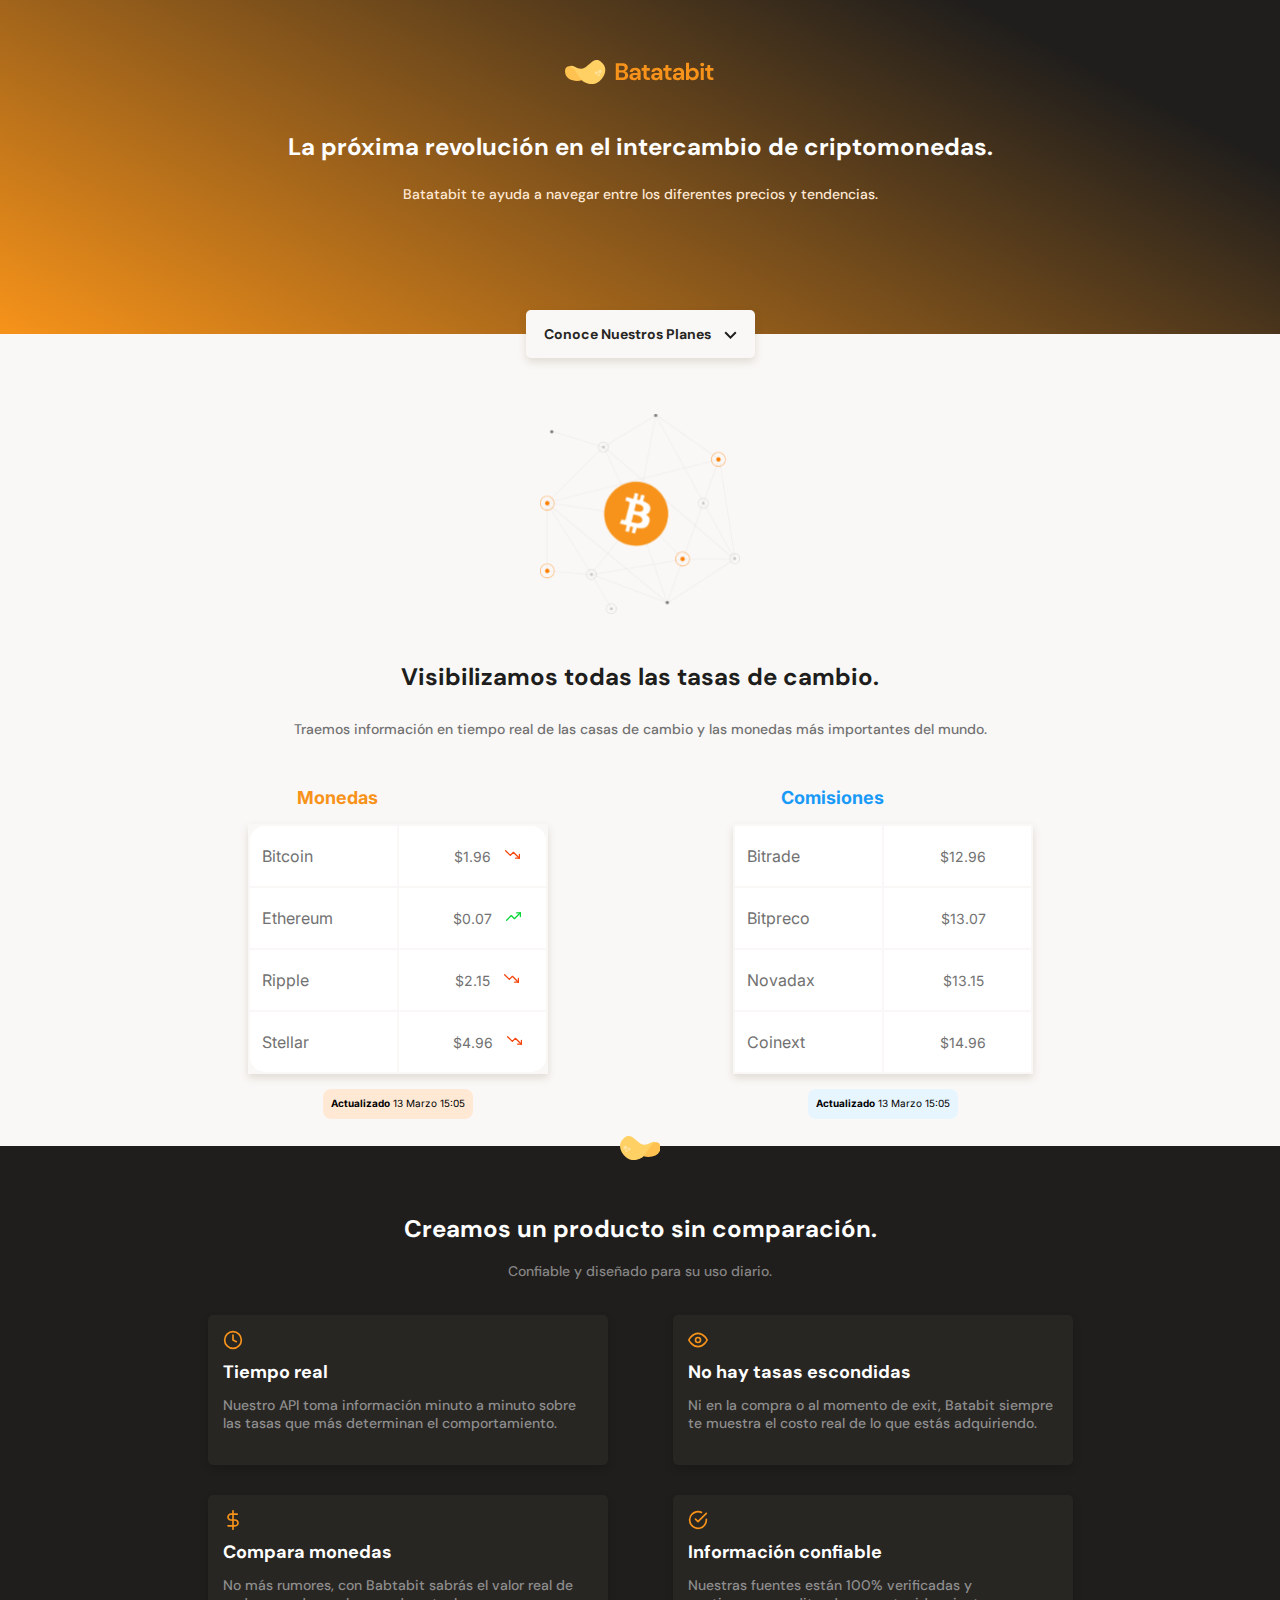
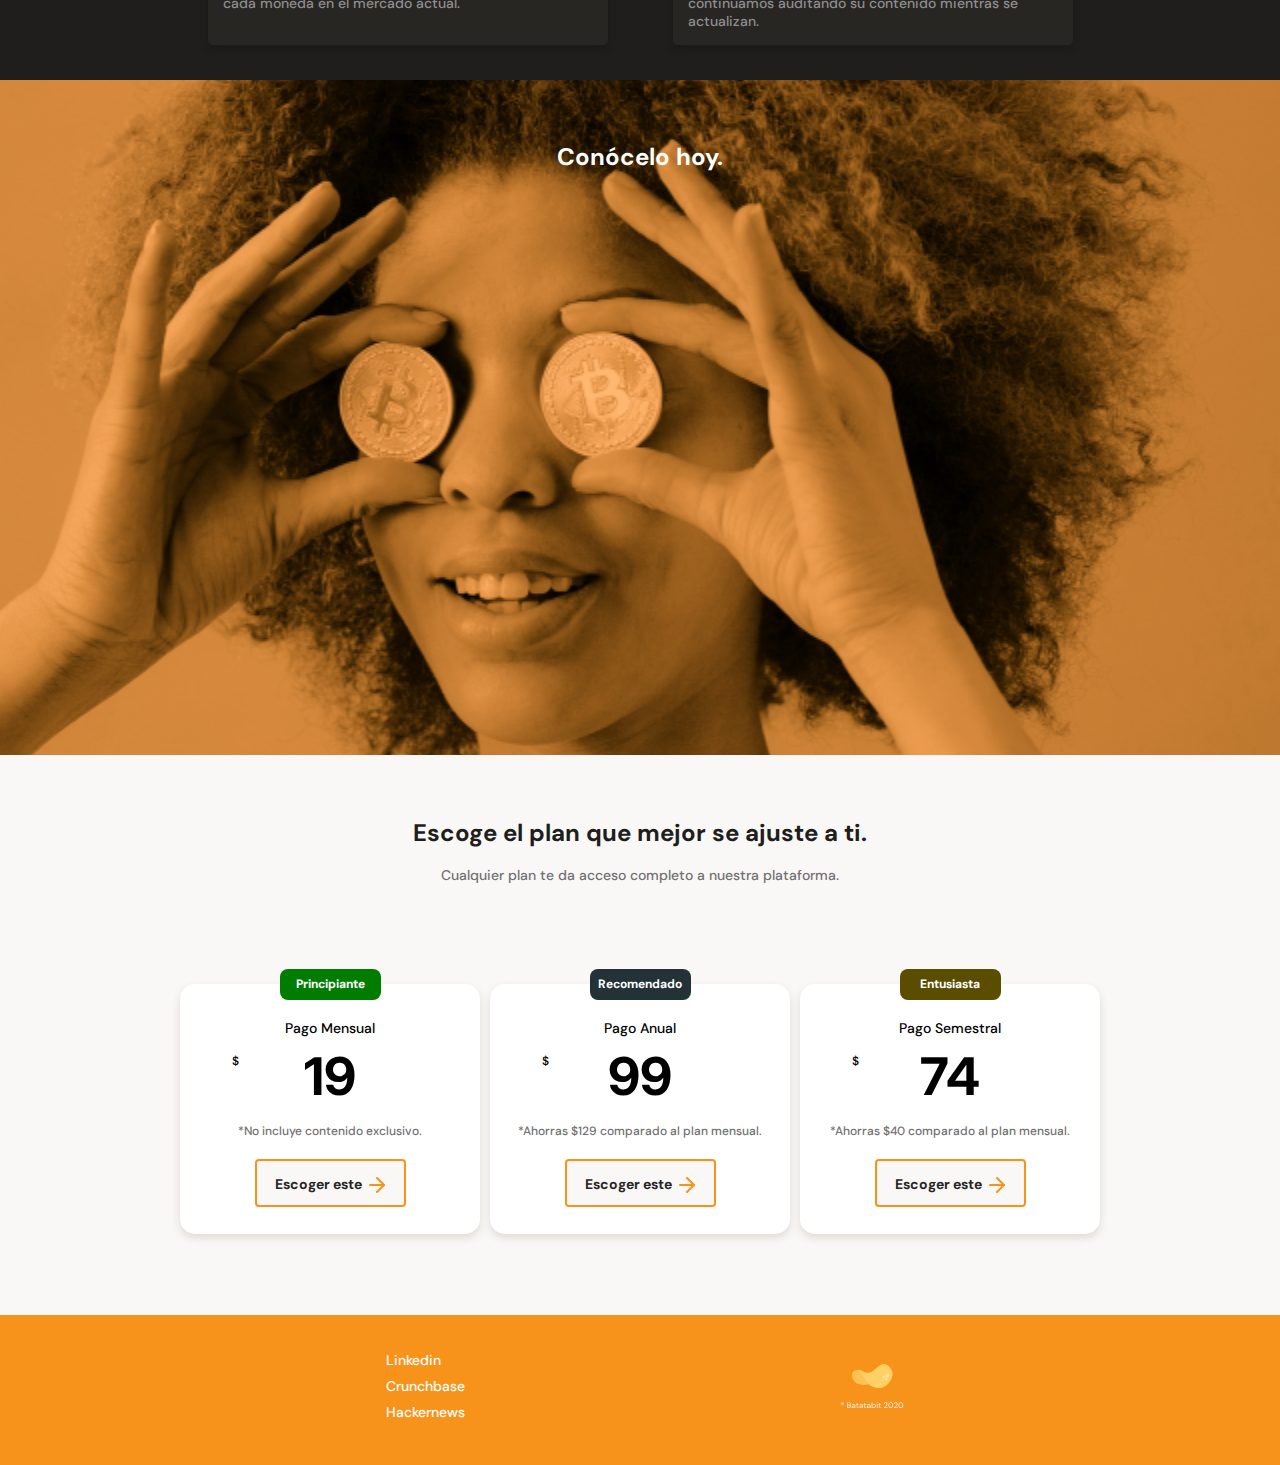
<file: index.html>
<!DOCTYPE html>
<html lang="en">
  <head>
    <meta charset="UTF-8" />
    <meta name="viewport" content="width=device-width, initial-scale=1.0" />
    <title>Document</title>
    <link rel="preconnect" href="https://fonts.gstatic.com" />
    <link
      href="https://fonts.googleapis.com/css2?family=DM+Sans:wght@400;500;700&family=Inter:wght@300;500&display=swap"
      rel="stylesheet" />
    <link rel="stylesheet" href="./style.css" />
    <link rel="stylesheet" href="./css/tablet.css" media="(min-width: 930px)">
  </head>
  <body>
    <header>
      <img src="./assets/img/logo.svg" alt="Logo de Batatabit">
      <div class="header__title-container">
        <h1>La próxima revolución en el intercambio de criptomonedas.</h1>
        <p>Batatabit te ayuda a navegar entre los diferentes precios y tendencias.</p>
        <a class="header__button" href="#plans">Conoce Nuestros Planes <span></span></a>
      </div>
    </header>
    <main>
      <section class="main-exchange-container">
        <div class="background-img"></div>
        <div class="main-exchange-container--title">
          <h2>Visibilizamos todas las tasas de cambio.</h2>
          <p>Traemos información en tiempo real de las casas de cambio y las monedas más importantes del mundo.</p>
        </div>
        <section class="main-table-container">
          <div class="main-currency-table">
            <p class="currency-table-title">Monedas</p>
            <div class="currency-table-container">
              <table>
                <tr>
                  <td class="table--top-left">Bitcoin</td>
                  <td class="table--top-right table--right">$1.96 <span class="down"></span></td>
                </tr>
                <tr>
                  <td>Ethereum</td>
                  <td class="table--right">$0.07 <span class="up"></span></td>
                </tr>
                <tr>
                  <td>Ripple</td>
                  <td class="table--right">$2.15 <span class="down"></span></td>
                </tr>
                <tr>
                  <td class="table--bottom-left">Stellar</td>
                  <td class="table--bottom-right table--right">$4.96 <span class="down"></span></td>
                </tr>
              </table>
            </div>
            <div class="currency_table--date">
              <p><b>Actualizado</b> 13 Marzo 15:05</p>
            </div>
          </div>
          <div class="main-comissions-table">
            <p class="comissions-table-title">Comisiones</p>
            <div class="comissions-table-container">
              <table>
                <tr>
                  <td class="table--top-left">Bitrade</td>
                  <td class="table--top-right table--right">$12.96 <span class="down"></span></td>
                </tr>
                <tr>
                  <td>Bitpreco</td>
                  <td class="table--right">$13.07 <span class="up"></span></td>
                </tr>
                <tr>
                  <td>Novadax</td>
                  <td class="table--right">$13.15 <span class="down"></span></td>
                </tr>
                <tr>
                  <td class="table--bottom-left">Coinext</td>
                  <td class="table--bottom-right table--right">$14.96 <span class="down"></span></td>
                </tr>
              </table>
            </div>
            <div class="comissions_table--date">
              <p><b>Actualizado</b> 13 Marzo 15:05</p>
            </div>
          </div>
       </section>
      </section>
      <section class="main-product-detail">
        <span class="product-detail--patata-logo"></span>
        <div class="product-detail-title">
          <h2>Creamos un producto sin comparación.</h2>
          <p>Confiable y diseñado para su uso diario.</p>
        </div>
        <section class="product-cards-container">
          <article class="product-detail-card">
            <span class="clock"></span>
            <p class="product-card-title">Tiempo real</p>
            <p class="prodcut-card-body">Nuestro API toma información minuto a minuto sobre las tasas que más determinan el comportamiento.</p>
          </article>
          <article class="product-detail-card">
            <span class="eye"></span>
            <p class="product-card-title">No hay tasas escondidas</p>
            <p class="prodcut-card-body">Ni en la compra o al momento de exit, Batabit siempre te muestra el costo real de lo que estás adquiriendo.</p>
          </article>
          <article class="product-detail-card">
            <span class="dollar"></span>
            <p class="product-card-title">Compara monedas</p>
            <p class="prodcut-card-body">No más rumores, con Babtabit sabrás el valor real de cada moneda en el mercado actual.</p>
          </article>
          <article class="product-detail-card">
            <span class="check"></span>
            <p class="product-card-title">Información confiable</p>
            <p class="prodcut-card-body">Nuestras fuentes están 100% verificadas y continuamos auditando su contenido mientras se actualizan.</p>
          </article>
        </section>
      </section>
      <section class="bitcoin-img--container">
        <h2>Conócelo hoy.</h2>
      </section>
      <section id="plans" class="main-plans-container">
        <div class="plans-title">
          <h2>Escoge el plan que mejor se ajuste a ti.</h2>
          <p>Cualquier plan te da acceso completo a nuestra plataforma.</p>
        </div>
        <section class="plans-container-slider">
          <article class="plans-container-card">
            <p class="plans-container-box-basic">Principiante </p>
            <h3>Pago Mensual</h3>
            <span class="dollar-small">$</span>
            <p class="plans-container-price">19</p>
            <p class="plans-container-call-to-action">*No incluye contenido exclusivo.</p>
            <button class="plans-container-button"> Escoger este <span class="right-arrow"></span></button>
          </article>
          <article class="plans-container-card">
            <p class="plans-container-box">Recomendado</p>
            <h3>Pago Anual</h3>
            <span class="dollar-small">$</span>
            <p class="plans-container-price">99</p>
            <p class="plans-container-call-to-action">*Ahorras $129 comparado al plan mensual.</p>
            <button class="plans-container-button"> Escoger este <span class="right-arrow"></span></button>
          </article>
          <article class="plans-container-card">
            <p class="plans-container-box-semipro">Entusiasta</p>
            <h3>Pago Semestral</h3>
            <span class="dollar-small">$</span>
            <p class="plans-container-price">74</p>
            <p class="plans-container-call-to-action">*Ahorras $40 comparado al plan mensual.</p>
            <button class="plans-container-button"> Escoger este <span class="right-arrow"></span></button>
          </article>
        </section>
      </section>
    </main>
    <footer>
      <div class="footer-section-social-media">
        <ul>
          <li><a href="#">Linkedin</a></li>
          <li><a href="#">Crunchbase</a></li>
          <li><a href="#">Hackernews</a></li>
        </ul>
      </div>
      <figure>
        <img src="./assets/img/logo-footer.svg" alt="Logo-Batata-2020">
      </figure>
    </footer>
</html>
</file>
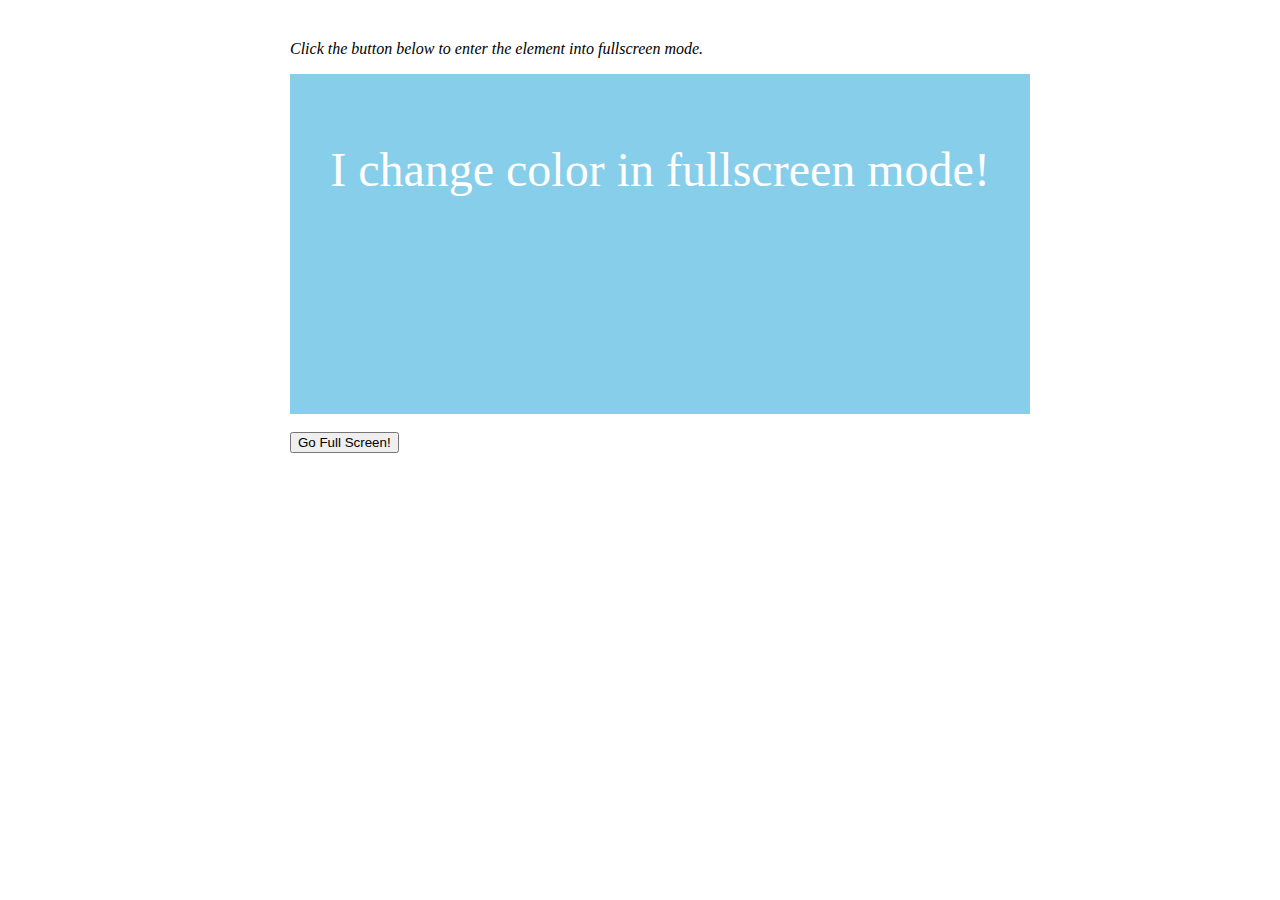
<file: Tests/index.html>
<!DOCTYPE html>
<html>
    <head>
        <meta charset="utf-8">
        <meta http-equiv="X-UA-Compatible" content="IE=edge">
        <title></title>
        <meta name="description" content="">
        <meta name="viewport" content="width=device-width, initial-scale=1">
        <link rel="stylesheet" href="./style.css">
    </head>
    <body>
        <div class="container">
            <p><em>Click the button below to enter the element into fullscreen mode. </em></p>
            <div class="element" id="element"><p>I change color in fullscreen mode!</p></div>
            <br />
            <button onclick="var el = document.getElementById('element'); el.requestFullscreen();">
              Go Full Screen!
            </button>
          </div>
    </body>
</html>
</file>
<file: style.css>
/* Covenciones - Buenas prácticas=
    1.- Posicionamiento
    2.- Modelo de Caja
    3.- Típografía
    4.- Visuales
    5.- Otros */

:root {
    /* Colores */
    --bitcoin-orange: #F7931A;
    --soft-orange: #FFE9D5;
    --secundary-blue: #1A9AF7;
    --soft-blue: #E7F5FF;   
    --warm-black: #201E1C;
    --black: #282623;
    --grey: #BABABA;
    --off-white: #FaF8F7;
    --just-white: #FFf;
    --dark-grey: #717171;
}

* {
    box-sizing: border-box;
    padding: 0;
    margin: 0;
}
html {
    font-size: 62.5%;
    font-family: 'DM Sans', sans-serif;
    scroll-behavior: smooth;
}
header {
    position: relative;
    display: flex;
    flex-direction: column;
    justify-content: center;
    width: 100%;
    min-width: 320px;
    height: 334px;
    text-align: center;
    background: linear-gradient(207.8deg, #201E1C 16.69%, #F7931A 100%);
}
header img {
    width: 150px;
    height: 24px;
    margin-top: 60px;
    align-self: center;
}
.header__title-container {
    width: 90%;
    min-width: 288px;
    max-width: 900px;
    height: 218px;
    margin-top: 50px;
    text-align: center;
    align-self: center;
}
.header__title-container h1 {
    font-size: 2.4rem;
    font-weight: bold;
    line-height: 2.6rem;
    color: var(--just-white);
}
.header__title-container p {
    margin-top: 25px;
    font-size: 1.4rem;
    font-weight: 500;
    line-height: 1.8rem;
    color: var(--soft-orange);
}
.header__title-container .header__button {
    position: absolute;
    left: calc(50% - 114.5px);
    top: calc(100% - 24px);
    display: block;
    padding: 15px;
    width: 229px;
    height: 48px;
    background-color: var(--off-white);
    /* Sombra */
    box-shadow: 0px 4px 8px rgba(89, 73, 30, 0.16);
    border: none;
    border-radius: 5px;
    font-size: 1.4rem;
    font-weight: bold;
    text-decoration: none;
    color: var(--black);
}
.header__button span {
    display: inline-block;
    width: 13px;
    height: 8px;
    margin-left: 10px;
    background-image: url("./assets/icons/down-arrow.svg");
}
main {
    width: 100%;
    height: auto;
    background-color: var(--off-white);
}
.main-exchange-container {
    width: 100%;
    height: auto;
    padding-top: 80px;
    text-align: center;
}
.main-exchange-container--title {
    width: 90%;
    min-width: 288px;
    max-width: 900px;
    margin: 0 auto;
}
.main-exchange-container .background-img {
    width: 200px;
    height: 200px;
    margin: 0 auto;
    margin-bottom: 50px;
    background-image: url(./assets/img/Bitcoin.svg);
    background-size: cover;
    background-position: center;
    background-repeat: no-repeat;
}
.main-exchange-container--title h2 {
    margin-bottom: 30px;
    font-size: 2.4rem;
    line-height: 2.6rem;
    font-weight: bold;
    color: var(--warm-black);
}
.main-exchange-container--title p {
    margin-bottom: 4.8rem;
    font-size: 1.4rem;
    line-height: 1.8rem;
    font-weight: 500;
    color: var(--dark-grey); 
}
.main-table-container {
    display: flex;
    overflow-x: scroll;
    overscroll-behavior-x: contain;
    scroll-snap-type: x proximity;
    margin-right: 40px;
    margin-left: 40px;
    margin-bottom: 60px;
}
.main-table-container::-webkit-scrollbar {
    background-color: var(--soft-orange);
    height: 3px;
  }
.main-table-container::-webkit-scrollbar-thumb {
    background-color: var(--bitcoin-orange);
  }
.main-currency-table,
.main-comissions-table {
    width: 70%;
    min-width: 235px;
    max-width: 500px;
    height: 360px;
    margin: 0 auto;
    scroll-snap-align: center;
    font-family: 'Inter', sans-serif;
}
.main-currency-table {
    margin-right: 40px;
}
.main-currency-table .currency-table-title,
.main-comissions-table .comissions-table-title {
    margin-bottom: 15px;
    padding-right: 120px;
    font-size: 1.8rem;
    font-weight: bold;
    line-height: 2.3rem;
    color: var(--bitcoin-orange);
}
.main-comissions-table .comissions-table-title {
    color: var(--secundary-blue);
    padding-right: 100px;
}
.currency-table-container,
.comissions-table-container {
    width: 90%;
    min-width: 230px;
    max-width: 300px;
    height: 250px;
    margin: 0 auto;
    box-shadow: 0px 4px 8px rgba(89, 73, 30, 0.16);
}
.currency-table-container table,
.comissions-table-container table {
    width: 100%;
    height: 100%;
}
.currency-table-container td,
.comissions-table-container td {
    width: 50%;
    font-size: 1.6rem;
    line-height: 1.9rem;
    color: var(--dark-grey);
    background-color: var(--just-white);
    text-align: left;
    padding-left: 12px;
}
.currency-table-container .table--top-left {
    border-radius: 15px 0 0 0;
}
.currency-table-container .table--top-right {
    border-radius: 0 15px 0 0;
}
.currency-table-container .table--bottom-left {
    border-radius: 0 0 0 15px;
}
.currency-table-container .table--bottom-right {
    border-radius: 0 0 15px 0;
}
.currency-table-container .table--right,
.comissions-table-container .table--right {
    font-size: 1.4rem;
    font-weight: normal;
    line-height: 1.7rem;  
    color: var(--dark-grey);
    text-align: center;
}
.currency-table-container .table--right {
    padding-left: 30px;
}
.currency-table-container .down {
    display: inline-block;
    width: 15px;
    height: 15px;
    margin-left: 10px;
    background-image: url("./assets/icons/trending-down.svg");
    background-size: cover;
    background-position: center;
    background-repeat: no-repeat;
}
.currency-table-container .up {
    display: inline-block;
    width: 15px;
    height: 15px;
    margin-left: 10px;
    background-image: url("./assets/icons/trending-up.svg");
    background-size: cover;
    background-position: center;
    background-repeat: no-repeat;
}
.currency_table--date,
.comissions_table--date {
    width: max-content;
    height: 30px;
    margin: 15px auto 0;
    padding: 8px;
    background-color: var(--soft-orange);
    border-radius: 8px;
}
.comissions_table--date {
    background-color: var(--soft-blue);
}
.currency_table--date p
.comissions_table--date p {
    font-size: 1.2rem;
    line-height: 1.5rem;
}
.main-product-detail {
    position: relative;
    width: 100%;
    min-width: 320px;
    height: auto;
    padding: 20px 10px;
    background-color: var(--warm-black);
}
.product-detail--patata-logo {
    position: absolute;
    width: 40px;
    height: 25px;
    top: calc(0% - 10px);
    left: calc(50% - 20px);
    background-image: url("./assets/icons/batata.svg");
}
.product-detail-title {
    width: 90%;
    min-width: 288px;
    height: auto;
    margin: 0 auto;
    margin-top: 50px;
    text-align: center;
}
.product-detail-title h2 {
    margin-bottom: 20px;
    font-size: 2.4rem;
    font-weight: bold;
    line-height: 2.6rem;
    color: var(--just-white);
}
.product-detail-title p {
    margin-bottom: 20px;
    font-size: 1.4rem;
    font-weight: 500;
    line-height: 1.8rem;
    color: #868686;
}

.product-detail-card {
    width: 100%;
    min-width: 288px;
    max-width: 400px;
    height: 150px;
    margin: 15px auto;
    padding: 15px;
    text-align: left;
    background-color: var(--black);
    border-radius: 5px;
    box-shadow: 0 4px 8px rgba(0, 0, 0, 0.16);
}

.product-detail-card .clock, .eye, .dollar, .check{
    display: inline-block;
    width: 20px;
    height: 20px;
    margin-bottom: 10px;
    background-image: url("./assets/icons/clock.svg");
    background-size: cover;
    background-position: center;
    background-repeat: no-repeat;
}
.product-detail-card .eye {
    background-image: url("./assets/icons/eye.svg");
}
.product-detail-card .dollar {
    background-image: url("./assets/icons/dollar-sign.svg");
}
.product-detail-card .check {
    background-image: url("./assets/icons/check-circle.svg");
}
.product-card-title {
    margin-bottom: 15px;
    font-size: 1.8rem;
    font-weight: bold;
    line-height: 1.8rem;
    color: var(--just-white);
}
.prodcut-card-body {
    font-size: 1.4rem;
    font-weight: 500;
    line-height: 1.8rem;
    color: #8e8e8e;
}

.bitcoin-img--container {
    width: 100%;
    min-width: 320px;
    height: 75vh;
    background-image: url("assets/img/bitcoinbaby2x.png");
    background-position: center;
    background-size: cover;
    background-repeat: no-repeat;
}
.bitcoin-img--container h2 {
    text-align: center;
    padding: 64px;
    font-size: 2.4rem;
    line-height: 2.6rem;
    font-weight: bold;
    color: var(--just-white);
}

.main-plans-container {
    width: 100%;
    min-width: 320px;
    padding: 65px 0;
    text-align: center;
}
.plans-title {
    width: 90%;
    min-width: 288px;
    height: auto;
    margin: 0 auto;
    margin-bottom: 50px;
}
.plans-title h2 {
    font-size: 2.4rem;
    font-weight: bold;
    line-height: 2.6rem;
    color: var(--warm-black);
}
.plans-title p {
    margin-top: 20px;
    font-size: 1.4rem;
    font-weight: 500;
    line-height: 1.8rem;
    color: var(--dark-grey);
}
.plans-container-slider {
    display: flex;
    height: 316px;
    overflow-x: scroll;
    overscroll-behavior-x: contain;
    scroll-snap-type: x proximity;
}
.plans-container-slider::-webkit-scrollbar {
    background-color: var(--soft-orange);
    height: 3px;
  }
  .plans-container-slider::-webkit-scrollbar-thumb {
    background-color: var(--bitcoin-orange);
  }
.plans-container-card {
    position: relative;
    scroll-snap-align: center;
    margin: 50px 5px 0;
    padding: 0 15px;
    width: 70%;
    min-width: 190px;
    max-width: 300px;
    height: 250px;
    background-color: var(--just-white);
    border-radius: 15px;
    box-shadow: 0 4px 8px rgba(89, 73, 30, 0.16);
}
.plans-container-box, .plans-container-box-basic, .plans-container-box-semipro {
    position: absolute;
    width: 101px;
    height: 31px;
    top: -15.5px;
    left: calc(50% - 50.5px);
    font-size: 1.2rem;
    font-weight: bold;
    line-height: 1.5rem;
    padding: 8px;
    border-radius: 8px;
    background-color: #233237;
    color: var(--just-white);
}
.plans-container-box-basic {
    background-color: #007d00 ;
}
.plans-container-box-semipro {
    background-color: #5b4d00;
}
.plans-container-card h3 {
    padding-top: 35px ;
    padding-bottom: 8px;
    font-size: 1.4rem;
    font-weight: 500;
    line-height: 1.8rem;
    color: #000000;
}
.plans-container-card .plans-container-price {
    padding-bottom: 16px;
    text-align: center;
    font-family: 'Inter', sans-serif;
    font-size: 5.2rem;
    font-weight: bold;
    line-height: 6.3rem;
    color: black;
}
.plans-container-card .dollar-small {
    position: absolute;
    top: 70px;
    left: 52px;
    font-weight: 500;
    font-size: 1.2rem;
    line-height: 1.5rem;
}
.plans-container-card .plans-container-call-to-action {
    padding: 0 5px;
    padding-bottom: 20px;
    text-align: center;
    font-size: 1.2rem;
    font-weight: 500;
    line-height: 1.5rem;
    color: var(--dark-grey);
}
.plans-container-button {
    width: 151px;
    height: 48px;
    background-color: var(--off-white);
    border: 2px solid var(--bitcoin-orange);
    border-radius: 4px;
    font-family: 'DM Sans', sans-serif;
    font-size: 1.4rem;
    font-weight: bold;
    line-height: 1.8rem;
    color: var(--black);
}
.right-arrow {
    display: inline-block;
    width: 20px;
    height: 20px;
    background-image: url("./assets/icons/orange-right-arrow.svg");
    vertical-align: text-bottom;
}

footer {
    display: flex;
    justify-content: space-evenly;
    align-items: center;
    width: 100%;
    height: 150px;
    min-width: 320px;
    padding-left: 10px;
    background-color: var(--bitcoin-orange);
}
footer li {
    list-style: none;
    margin-bottom: 8px;
}
.footer-section-social-media ul li a {
    text-decoration: none;
    font-size: 1.4rem;
    font-weight: 500;
    line-height: 1.8rem;
    color: var(--just-white);
}

footer img {
    width: 64px;
    height: 50px;
}
</file>
<file: css/tablet.css>
.main-table-container {
    display: flex;
    width: 930px;
    margin: 0 auto;
}

.product-cards-container {
    display: flex;
    flex-wrap: wrap;
    width: 930px;
    margin: 0 auto;
}

.plans-container-slider {
    justify-content: center;
}
</file>
<file: Tests/style.css>
.container {
    margin: 40px auto;
    max-width: 700px;
  }
  
  .element {
    padding: 20px;
    height: 300px;
    width: 100%;
    background-color: skyblue;
  }
  
  .element p {
    text-align: center;
    color: white;
    font-size: 3em;
  }
  
  .element:-ms-fullscreen p {
    visibility: visible;
  }
  
  .element:fullscreen {
    background-color: #e4708a;
    width: 100vw;
    height: 100vh;
  }
</file>
